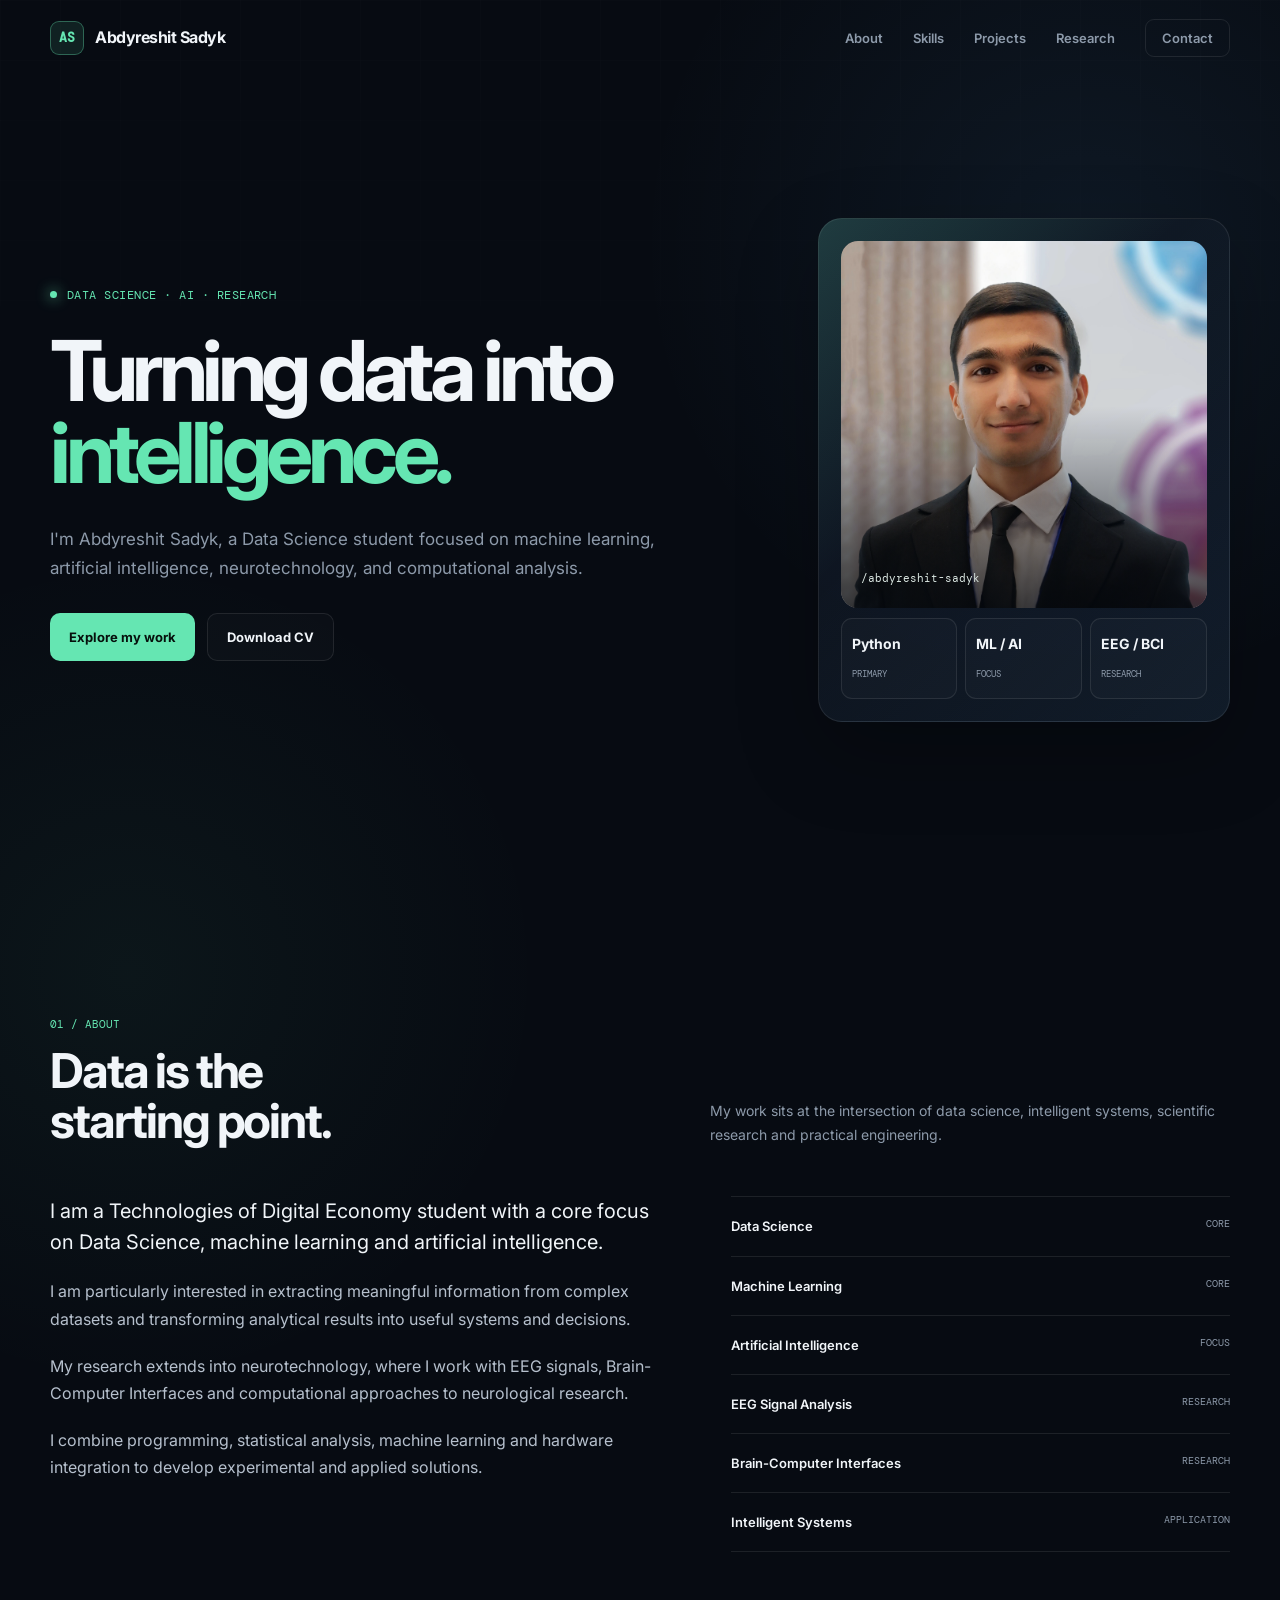
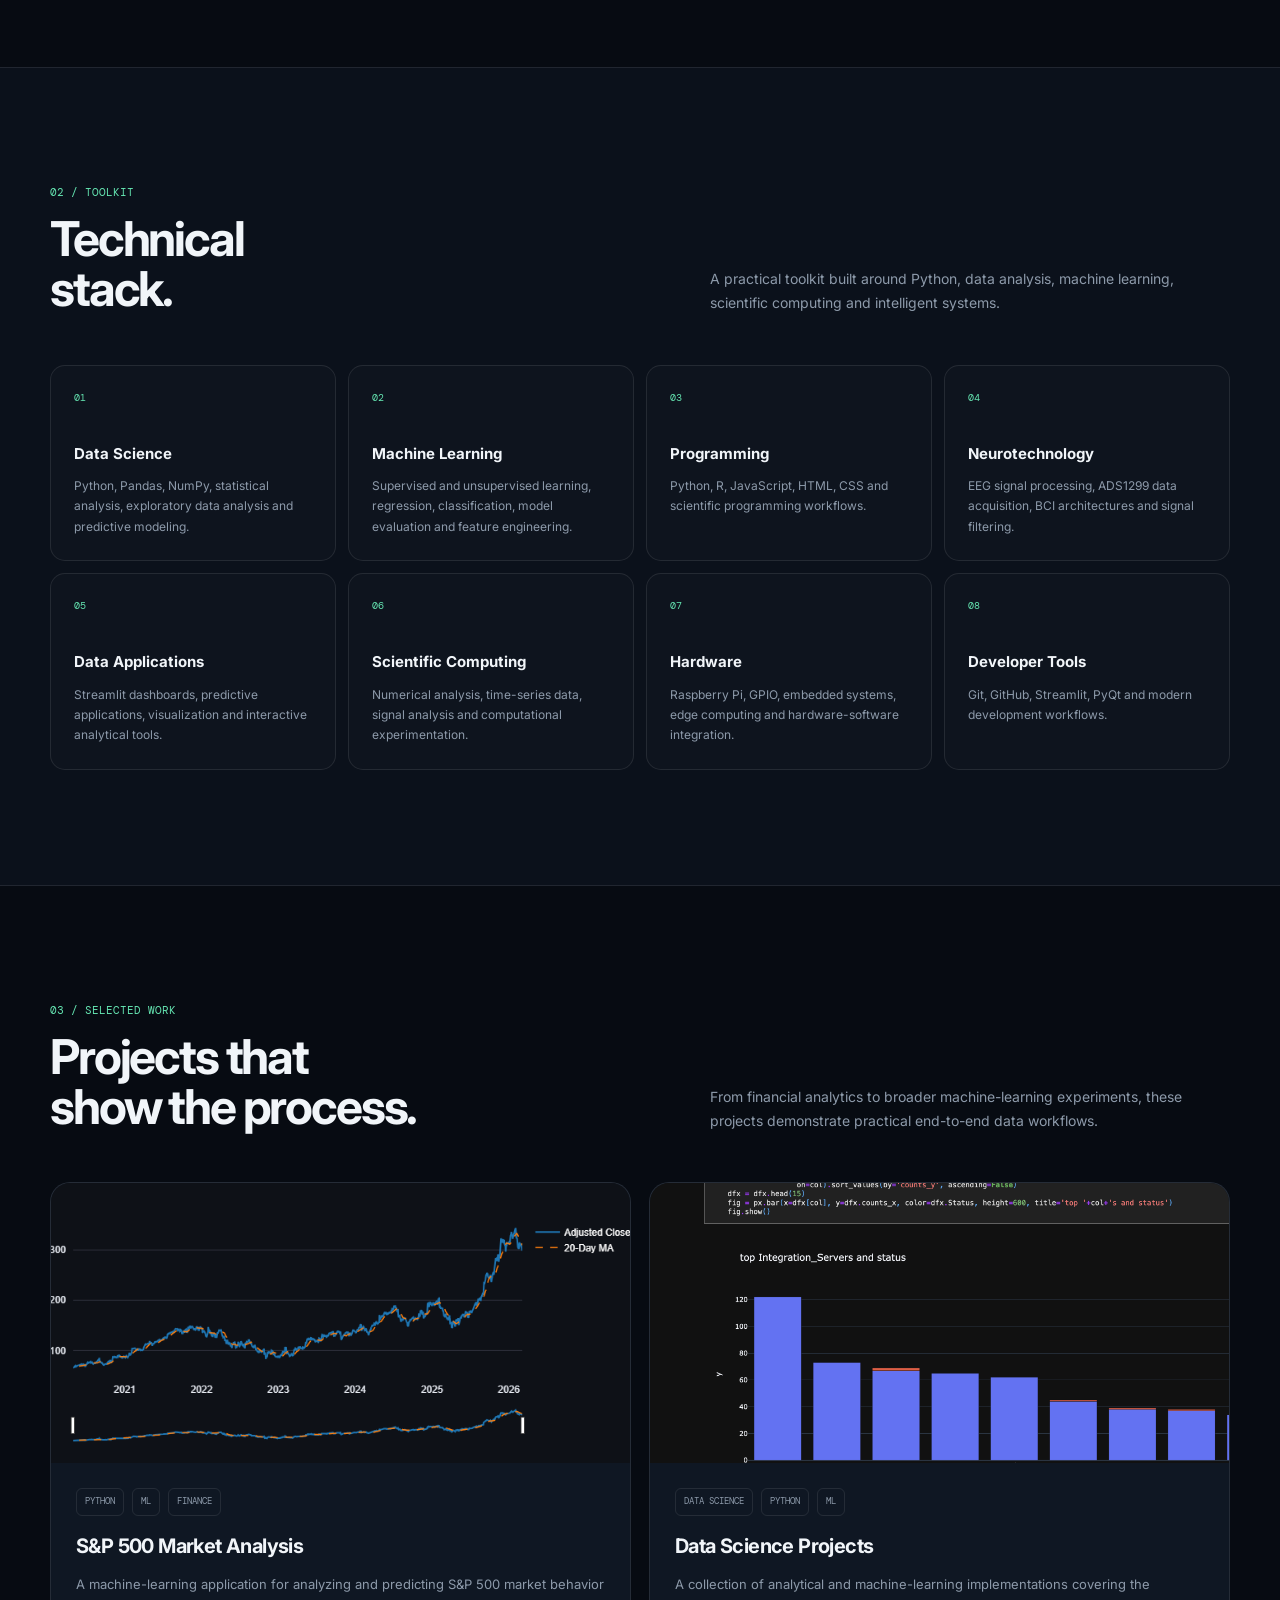
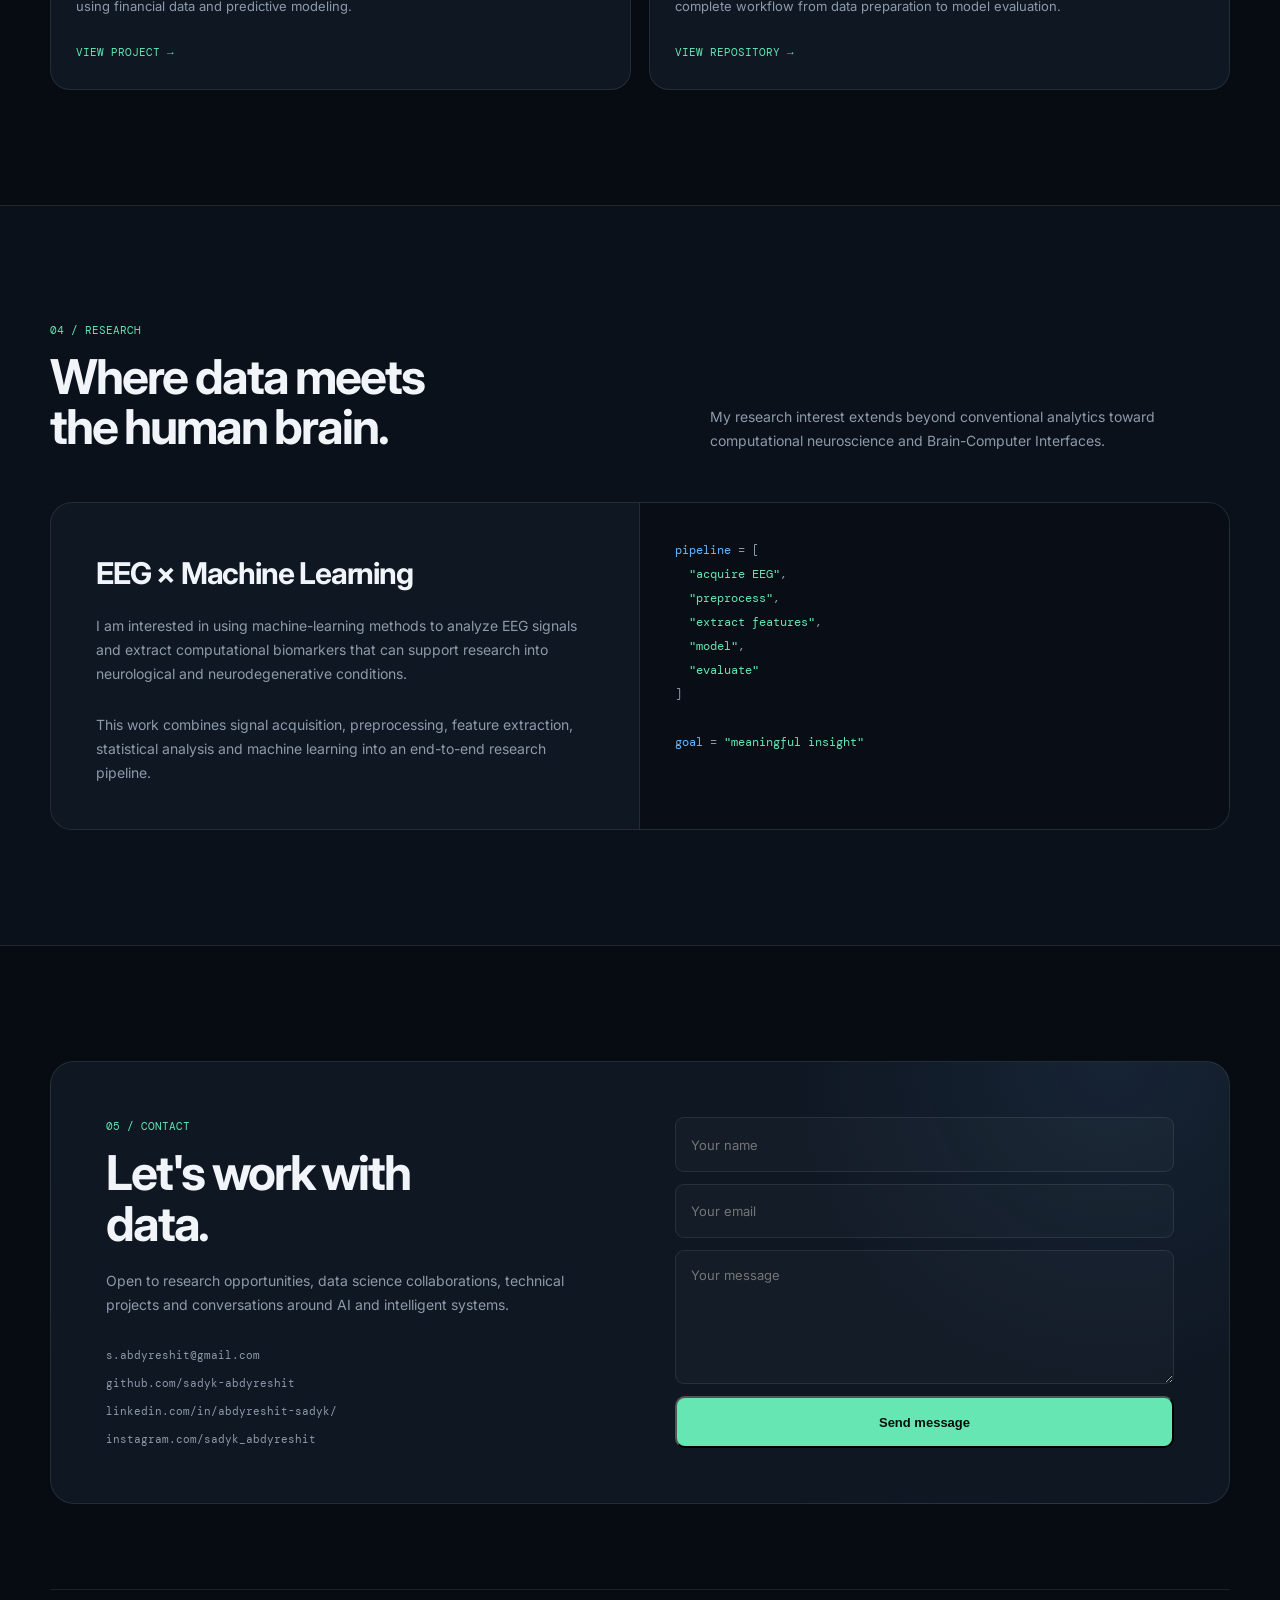
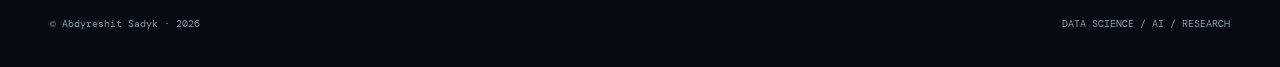
<file: index.html>
<!DOCTYPE html>
<html lang="en">
<head>
    <meta charset="UTF-8">
    <meta name="google-site-verification" content="7beCCUzyLkYxQ07I7M86Xlsb2qHVPNIW7ryR1aqe4Ug">
    <meta name="viewport" content="width=device-width, initial-scale=1.0">
    <meta name="description" content="Abdyreshit Sadyk — Data Science student, AI researcher, and developer focused on machine learning, neurotechnology, EEG analysis, and intelligent systems.">
    <meta name="author" content="Abdyreshit Sadyk">
    <meta name="keywords" content="Abdyreshit Sadyk, Data Science, Machine Learning, Artificial Intelligence, Python, EEG, BCI, Neurotechnology, Data Scientist">
    <meta name="theme-color" content="#070b12">

    <meta property="og:title" content="Abdyreshit Sadyk — Data Science & AI">
    <meta property="og:description" content="Data Science student and AI researcher working across machine learning, neurotechnology, EEG analysis and intelligent systems.">
    <meta property="og:type" content="website">
    <meta property="og:url" content="https://sadyk.pages.dev/">

    <title>Abdyreshit Sadyk — Data Science & AI</title>
    <link rel="icon" type="image/x-icon" href="images/favicon.ico">
    <link rel="preconnect" href="https://fonts.googleapis.com">
    <link rel="preconnect" href="https://fonts.gstatic.com" crossorigin>
    <link href="https://fonts.googleapis.com/css2?family=DM+Mono:wght@400;500&family=Inter:wght@400;500;600;700;800&display=swap" rel="stylesheet">

    <style>
        :root {
            --bg: #070b12;
            --bg-soft: #0b111b;
            --surface: #0f1723;
            --surface-2: #131d2b;
            --border: rgba(255,255,255,.09);
            --text: #f1f5f9;
            --muted: #8d9aaa;
            --accent: #65e6b2;
            --accent-2: #65b8ff;
            --accent-soft: rgba(101,230,178,.1);
            --max: 1180px;
            --radius: 20px;
        }

        * {
            box-sizing: border-box;
            margin: 0;
            padding: 0;
        }

        html {
            scroll-behavior: smooth;
        }

        body {
            background:
                radial-gradient(circle at 85% 5%, rgba(101,184,255,.08), transparent 28rem),
                radial-gradient(circle at 10% 20%, rgba(101,230,178,.05), transparent 26rem),
                var(--bg);
            color: var(--text);
            font-family: Inter, sans-serif;
            line-height: 1.7;
            overflow-x: hidden;
        }

        body::before {
            content: "";
            position: fixed;
            inset: 0;
            pointer-events: none;
            opacity: .025;
            background-image:
                linear-gradient(rgba(255,255,255,.5) 1px, transparent 1px),
                linear-gradient(90deg, rgba(255,255,255,.5) 1px, transparent 1px);
            background-size: 60px 60px;
            mask-image: linear-gradient(to bottom, black, transparent 80%);
        }

        a {
            color: inherit;
            text-decoration: none;
        }

        img {
            display: block;
            max-width: 100%;
        }

        .container {
            width: min(calc(100% - 40px), var(--max));
            margin: auto;
        }

        .mono {
            font-family: "DM Mono", monospace;
        }

        /* Navigation */

        header {
            position: fixed;
            z-index: 1000;
            top: 0;
            left: 0;
            width: 100%;
            border-bottom: 1px solid transparent;
            transition: .3s ease;
        }

        header.scrolled {
            background: rgba(7,11,18,.86);
            backdrop-filter: blur(18px);
            border-color: var(--border);
        }

        .nav {
            height: 76px;
            display: flex;
            align-items: center;
            justify-content: space-between;
        }

        .logo {
            display: flex;
            align-items: center;
            gap: 11px;
            font-weight: 700;
            letter-spacing: -.03em;
        }

        .logo-mark {
            width: 34px;
            height: 34px;
            display: grid;
            place-items: center;
            border: 1px solid rgba(101,230,178,.35);
            border-radius: 9px;
            color: var(--accent);
            background: var(--accent-soft);
            font-family: "DM Mono", monospace;
            font-size: 13px;
        }

        .nav-links {
            display: flex;
            align-items: center;
            gap: 30px;
            list-style: none;
        }

        .nav-links a {
            color: var(--muted);
            font-size: 13px;
            font-weight: 600;
            transition: .2s ease;
        }

        .nav-links a:hover {
            color: var(--text);
        }

        .nav-cta {
            padding: 10px 16px;
            border: 1px solid var(--border);
            border-radius: 9px;
        }

        .nav-cta:hover {
            border-color: rgba(101,230,178,.4);
            color: var(--accent) !important;
        }

        /* Hero */

        .hero {
            min-height: 100vh;
            display: flex;
            align-items: center;
            padding: 130px 0 90px;
            position: relative;
        }

        .hero-grid {
            display: grid;
            grid-template-columns: 1.25fr .75fr;
            gap: 80px;
            align-items: center;
        }

        .eyebrow {
            display: inline-flex;
            align-items: center;
            gap: 10px;
            color: var(--accent);
            font-family: "DM Mono", monospace;
            font-size: 12px;
            letter-spacing: .04em;
            margin-bottom: 25px;
        }

        .status-dot {
            width: 7px;
            height: 7px;
            border-radius: 50%;
            background: var(--accent);
            box-shadow: 0 0 14px var(--accent);
        }

        h1 {
            font-size: clamp(48px, 7vw, 84px);
            line-height: .98;
            letter-spacing: -.065em;
            max-width: 800px;
        }

        h1 .highlight {
            color: var(--accent);
        }

        .hero-description {
            color: var(--muted);
            font-size: 17px;
            max-width: 650px;
            margin: 30px 0;
        }

        .hero-actions {
            display: flex;
            flex-wrap: wrap;
            gap: 12px;
        }

        .button {
            display: inline-flex;
            align-items: center;
            justify-content: center;
            min-height: 48px;
            padding: 0 19px;
            border-radius: 10px;
            font-size: 13px;
            font-weight: 700;
            transition: .25s ease;
        }

        .button-primary {
            color: #06100c;
            background: var(--accent);
        }

        .button-primary:hover {
            transform: translateY(-2px);
            box-shadow: 0 12px 30px rgba(101,230,178,.16);
        }

        .button-secondary {
            border: 1px solid var(--border);
            color: var(--text);
            background: rgba(255,255,255,.02);
        }

        .button-secondary:hover {
            border-color: rgba(255,255,255,.22);
            background: rgba(255,255,255,.05);
        }

        /* Data visual */

        .data-card {
            position: relative;
            padding: 22px;
            border: 1px solid var(--border);
            border-radius: 24px;
            background: linear-gradient(145deg, rgba(19,29,43,.95), rgba(10,15,24,.95));
            box-shadow: 0 30px 80px rgba(0,0,0,.25);
        }

        .data-card::before {
            content: "";
            position: absolute;
            inset: -1px;
            border-radius: inherit;
            pointer-events: none;
            background: linear-gradient(135deg, rgba(101,230,178,.16), transparent 40%, rgba(101,184,255,.08));
        }

        .profile {
            position: relative;
            width: 100%;
            aspect-ratio: 1 / 1;
            overflow: hidden;
            border-radius: 17px;
            background: #111927;
        }

        .profile img {
            width: 100%;
            height: 100%;
            object-fit: cover;
            filter: saturate(.85);
        }

        .profile-overlay {
            position: absolute;
            inset: 0;
            background: linear-gradient(to top, rgba(5,9,15,.75), transparent 55%);
        }

        .profile-label {
            position: absolute;
            bottom: 20px;
            left: 20px;
            font-family: "DM Mono", monospace;
            font-size: 11px;
            color: #dce8e3;
        }

        .metric-row {
            position: relative;
            display: grid;
            grid-template-columns: repeat(3,1fr);
            gap: 8px;
            margin-top: 10px;
        }

        .metric {
            padding: 13px 10px;
            border: 1px solid var(--border);
            border-radius: 11px;
            background: rgba(255,255,255,.018);
        }

        .metric strong {
            display: block;
            font-size: 14px;
            margin-bottom: 2px;
        }

        .metric span {
            color: var(--muted);
            font-family: "DM Mono", monospace;
            font-size: 9px;
        }

        /* Sections */

        section {
            scroll-margin-top: 100px;
        }

        .section {
            padding: 115px 0;
        }

        .section-header {
            display: flex;
            justify-content: space-between;
            align-items: end;
            gap: 30px;
            margin-bottom: 50px;
        }

        .section-number {
            color: var(--accent);
            font-family: "DM Mono", monospace;
            font-size: 11px;
            margin-bottom: 12px;
        }

        h2 {
            font-size: clamp(32px, 4vw, 48px);
            line-height: 1.05;
            letter-spacing: -.045em;
        }

        .section-intro {
            max-width: 520px;
            color: var(--muted);
            font-size: 14px;
        }

        /* About */

        .about-grid {
            display: grid;
            grid-template-columns: 1.1fr .9fr;
            gap: 70px;
        }

        .about-text p {
            color: #b6c0cd;
            font-size: 16px;
            margin-bottom: 20px;
        }

        .about-text p:first-child {
            color: var(--text);
            font-size: 20px;
            line-height: 1.55;
        }

        .research-list {
            border-top: 1px solid var(--border);
        }

        .research-item {
            display: flex;
            justify-content: space-between;
            gap: 20px;
            padding: 18px 0;
            border-bottom: 1px solid var(--border);
        }

        .research-item span:first-child {
            font-size: 13px;
            font-weight: 600;
        }

        .research-item span:last-child {
            color: var(--muted);
            font-family: "DM Mono", monospace;
            font-size: 10px;
            text-align: right;
        }

        /* Skills */

        .skills {
            background: var(--bg-soft);
            border-top: 1px solid var(--border);
            border-bottom: 1px solid var(--border);
        }

        .skills-grid {
            display: grid;
            grid-template-columns: repeat(4,1fr);
            gap: 12px;
        }

        .skill-card {
            min-height: 180px;
            padding: 23px;
            border: 1px solid var(--border);
            border-radius: 15px;
            background: rgba(255,255,255,.015);
            transition: .25s ease;
        }

        .skill-card:hover {
            transform: translateY(-4px);
            border-color: rgba(101,230,178,.25);
            background: rgba(101,230,178,.025);
        }

        .skill-index {
            color: var(--accent);
            font-family: "DM Mono", monospace;
            font-size: 10px;
            margin-bottom: 35px;
        }

        .skill-card h3 {
            font-size: 15px;
            margin-bottom: 10px;
        }

        .skill-card p {
            color: var(--muted);
            font-size: 12px;
        }

        /* Projects */

        .projects-grid {
            display: grid;
            grid-template-columns: repeat(2,1fr);
            gap: 18px;
        }

        .project {
            overflow: hidden;
            border: 1px solid var(--border);
            border-radius: var(--radius);
            background: var(--surface);
            transition: .3s ease;
        }

        .project:hover {
            transform: translateY(-5px);
            border-color: rgba(101,230,178,.24);
            box-shadow: 0 25px 60px rgba(0,0,0,.2);
        }

        .project-image {
            height: 280px;
            overflow: hidden;
            background: #0a1019;
        }

        .project-image img {
            width: 100%;
            height: 100%;
            object-fit: cover;
            transition: .5s ease;
        }

        .project:hover .project-image img {
            transform: scale(1.035);
        }

        .project-content {
            padding: 25px;
        }

        .project-meta {
            display: flex;
            align-items: center;
            gap: 8px;
            margin-bottom: 13px;
        }

        .tag {
            padding: 5px 8px;
            border: 1px solid var(--border);
            border-radius: 6px;
            color: var(--muted);
            font-family: "DM Mono", monospace;
            font-size: 9px;
        }

        .project h3 {
            font-size: 20px;
            letter-spacing: -.03em;
            margin-bottom: 10px;
        }

        .project p {
            color: var(--muted);
            font-size: 13px;
            margin-bottom: 20px;
        }

        .project-link {
            color: var(--accent);
            font-family: "DM Mono", monospace;
            font-size: 11px;
        }

        .project-link:hover {
            text-decoration: underline;
        }

        /* Focus */

        .focus-panel {
            display: grid;
            grid-template-columns: 1fr 1fr;
            border: 1px solid var(--border);
            border-radius: 22px;
            overflow: hidden;
            background: var(--surface);
        }

        .focus-main {
            padding: 45px;
            border-right: 1px solid var(--border);
        }

        .focus-main h3 {
            font-size: 30px;
            letter-spacing: -.04em;
            margin-bottom: 15px;
        }

        .focus-main p {
            color: var(--muted);
            font-size: 14px;
        }

        .focus-code {
            padding: 35px;
            background: #090e16;
            font-family: "DM Mono", monospace;
            font-size: 12px;
            color: #8fa1b5;
            line-height: 2;
        }

        .code-key {
            color: var(--accent-2);
        }

        .code-value {
            color: var(--accent);
        }

        /* Contact */

        .contact-section {
            padding-bottom: 60px;
        }

        .contact-box {
            display: grid;
            grid-template-columns: 1fr 1fr;
            gap: 70px;
            padding: 55px;
            border: 1px solid var(--border);
            border-radius: 24px;
            background:
                radial-gradient(circle at 90% 0%, rgba(101,184,255,.08), transparent 20rem),
                var(--surface);
        }

        .contact-box h2 {
            margin-bottom: 20px;
        }

        .contact-box > div > p {
            color: var(--muted);
            font-size: 14px;
            max-width: 480px;
        }

        form {
            display: grid;
            gap: 12px;
        }

        input, textarea {
            width: 100%;
            border: 1px solid var(--border);
            border-radius: 9px;
            outline: none;
            padding: 13px 15px;
            background: rgba(255,255,255,.025);
            color: var(--text);
            font: inherit;
            font-size: 13px;
            transition: .2s ease;
        }

        input:focus, textarea:focus {
            border-color: rgba(101,230,178,.45);
            background: rgba(101,230,178,.025);
        }

        textarea {
            min-height: 130px;
            resize: vertical;
        }

        .contact-details {
            display: grid;
            gap: 9px;
            margin-top: 30px;
        }

        .contact-details a {
            color: var(--muted);
            font-family: "DM Mono", monospace;
            font-size: 11px;
            transition: .2s;
        }

        .contact-details a:hover {
            color: var(--accent);
        }

        /* Footer */

        footer {
            padding: 25px 0 35px;
            color: var(--muted);
            font-family: "DM Mono", monospace;
            font-size: 10px;
        }

        .footer-inner {
            display: flex;
            justify-content: space-between;
            gap: 20px;
            padding-top: 25px;
            border-top: 1px solid var(--border);
        }

        /* Reveal */

        .reveal {
            opacity: 0;
            transform: translateY(18px);
            transition: opacity .7s ease, transform .7s ease;
        }

        .reveal.visible {
            opacity: 1;
            transform: none;
        }

        /* Responsive */

        @media (max-width: 900px) {
            .hero-grid,
            .about-grid,
            .contact-box,
            .focus-panel {
                grid-template-columns: 1fr;
            }

            .hero {
                padding-top: 120px;
            }

            .hero-grid {
                gap: 50px;
            }

            .data-card {
                max-width: 500px;
            }

            .skills-grid {
                grid-template-columns: repeat(2,1fr);
            }

            .focus-main {
                border-right: 0;
                border-bottom: 1px solid var(--border);
            }
        }

        @media (max-width: 650px) {
            .container {
                width: min(calc(100% - 28px), var(--max));
            }

            .nav {
                height: 68px;
            }

            .nav-links {
                display: none;
            }

            h1 {
                font-size: 48px;
            }

            .section {
                padding: 80px 0;
            }

            .section-header {
                display: block;
            }

            .section-intro {
                margin-top: 20px;
            }

            .skills-grid,
            .projects-grid {
                grid-template-columns: 1fr;
            }

            .project-image {
                height: 230px;
            }

            .focus-main,
            .focus-code,
            .contact-box {
                padding: 27px;
            }

            .footer-inner {
                display: block;
            }

            .footer-inner span:last-child {
                display: block;
                margin-top: 8px;
            }
        }
    </style>
</head>

<body>

<header id="header">
    <div class="container nav">
        <a href="#" class="logo">
            <span class="logo-mark">AS</span>
            <span>Abdyreshit Sadyk</span>
        </a>

        <nav>
            <ul class="nav-links">
                <li><a href="#about">About</a></li>
                <li><a href="#skills">Skills</a></li>
                <li><a href="#projects">Projects</a></li>
                <li><a href="#focus">Research</a></li>
                <li><a href="#contact" class="nav-cta">Contact</a></li>
            </ul>
        </nav>
    </div>
</header>

<main>

    <!-- HERO -->
    <section class="hero">
        <div class="container hero-grid">

            <div class="reveal">
                <div class="eyebrow">
                    <span class="status-dot"></span>
                    DATA SCIENCE · AI · RESEARCH
                </div>

                <h1>
                    Turning data into
                    <span class="highlight">intelligence.</span>
                </h1>

                <p class="hero-description">
                    I'm Abdyreshit Sadyk, a Data Science student focused on
                    machine learning, artificial intelligence, neurotechnology,
                    and computational analysis.
                </p>

                <div class="hero-actions">
                    <a href="#projects" class="button button-primary">Explore my work</a>
                    <a href="files/abdyreshit-sadyk-cv.pdf" class="button button-secondary" download>Download CV</a>
                </div>
            </div>

            <div class="data-card reveal">
                <div class="profile">
                    <img src="images/1mb.jpg" alt="Abdyreshit Sadyk">
                    <div class="profile-overlay"></div>
                    <span class="profile-label">/abdyreshit-sadyk</span>
                </div>

                <div class="metric-row">
                    <div class="metric">
                        <strong>Python</strong>
                        <span>PRIMARY</span>
                    </div>
                    <div class="metric">
                        <strong>ML / AI</strong>
                        <span>FOCUS</span>
                    </div>
                    <div class="metric">
                        <strong>EEG / BCI</strong>
                        <span>RESEARCH</span>
                    </div>
                </div>
            </div>

        </div>
    </section>

    <!-- ABOUT -->
    <section id="about" class="section">
        <div class="container">

            <div class="section-header reveal">
                <div>
                    <div class="section-number">01 / ABOUT</div>
                    <h2>Data is the<br>starting point.</h2>
                </div>

                <p class="section-intro">
                    My work sits at the intersection of data science,
                    intelligent systems, scientific research and practical
                    engineering.
                </p>
            </div>

            <div class="about-grid">

                <div class="about-text reveal">
                    <p>
                        I am a Technologies of Digital Economy student with
                        a core focus on Data Science, machine learning and
                        artificial intelligence.
                    </p>

                    <p>
                        I am particularly interested in extracting meaningful
                        information from complex datasets and transforming
                        analytical results into useful systems and decisions.
                    </p>

                    <p>
                        My research extends into neurotechnology, where I work
                        with EEG signals, Brain-Computer Interfaces and
                        computational approaches to neurological research.
                    </p>

                    <p>
                        I combine programming, statistical analysis,
                        machine learning and hardware integration to develop
                        experimental and applied solutions.
                    </p>
                </div>

                <div class="research-list reveal">
                    <div class="research-item">
                        <span>Data Science</span>
                        <span>CORE</span>
                    </div>
                    <div class="research-item">
                        <span>Machine Learning</span>
                        <span>CORE</span>
                    </div>
                    <div class="research-item">
                        <span>Artificial Intelligence</span>
                        <span>FOCUS</span>
                    </div>
                    <div class="research-item">
                        <span>EEG Signal Analysis</span>
                        <span>RESEARCH</span>
                    </div>
                    <div class="research-item">
                        <span>Brain-Computer Interfaces</span>
                        <span>RESEARCH</span>
                    </div>
                    <div class="research-item">
                        <span>Intelligent Systems</span>
                        <span>APPLICATION</span>
                    </div>
                </div>

            </div>
        </div>
    </section>

    <!-- SKILLS -->
    <section id="skills" class="section skills">
        <div class="container">

            <div class="section-header reveal">
                <div>
                    <div class="section-number">02 / TOOLKIT</div>
                    <h2>Technical<br>stack.</h2>
                </div>

                <p class="section-intro">
                    A practical toolkit built around Python, data analysis,
                    machine learning, scientific computing and intelligent
                    systems.
                </p>
            </div>

            <div class="skills-grid">

                <article class="skill-card reveal">
                    <div class="skill-index">01</div>
                    <h3>Data Science</h3>
                    <p>
                        Python, Pandas, NumPy, statistical analysis,
                        exploratory data analysis and predictive modeling.
                    </p>
                </article>

                <article class="skill-card reveal">
                    <div class="skill-index">02</div>
                    <h3>Machine Learning</h3>
                    <p>
                        Supervised and unsupervised learning, regression,
                        classification, model evaluation and feature
                        engineering.
                    </p>
                </article>

                <article class="skill-card reveal">
                    <div class="skill-index">03</div>
                    <h3>Programming</h3>
                    <p>
                        Python, R, JavaScript, HTML, CSS and scientific
                        programming workflows.
                    </p>
                </article>

                <article class="skill-card reveal">
                    <div class="skill-index">04</div>
                    <h3>Neurotechnology</h3>
                    <p>
                        EEG signal processing, ADS1299 data acquisition,
                        BCI architectures and signal filtering.
                    </p>
                </article>

                <article class="skill-card reveal">
                    <div class="skill-index">05</div>
                    <h3>Data Applications</h3>
                    <p>
                        Streamlit dashboards, predictive applications,
                        visualization and interactive analytical tools.
                    </p>
                </article>

                <article class="skill-card reveal">
                    <div class="skill-index">06</div>
                    <h3>Scientific Computing</h3>
                    <p>
                        Numerical analysis, time-series data, signal analysis
                        and computational experimentation.
                    </p>
                </article>

                <article class="skill-card reveal">
                    <div class="skill-index">07</div>
                    <h3>Hardware</h3>
                    <p>
                        Raspberry Pi, GPIO, embedded systems, edge computing
                        and hardware-software integration.
                    </p>
                </article>

                <article class="skill-card reveal">
                    <div class="skill-index">08</div>
                    <h3>Developer Tools</h3>
                    <p>
                        Git, GitHub, Streamlit, PyQt and modern development
                        workflows.
                    </p>
                </article>

            </div>
        </div>
    </section>

    <!-- PROJECTS -->
    <section id="projects" class="section">
        <div class="container">

            <div class="section-header reveal">
                <div>
                    <div class="section-number">03 / SELECTED WORK</div>
                    <h2>Projects that<br>show the process.</h2>
                </div>

                <p class="section-intro">
                    From financial analytics to broader machine-learning
                    experiments, these projects demonstrate practical
                    end-to-end data workflows.
                </p>
            </div>

            <div class="projects-grid">

                <article class="project reveal">
                    <div class="project-image">
                        <img src="images/newplot.png" alt="S&P 500 market analysis visualization">
                    </div>

                    <div class="project-content">
                        <div class="project-meta">
                            <span class="tag">PYTHON</span>
                            <span class="tag">ML</span>
                            <span class="tag">FINANCE</span>
                        </div>

                        <h3>S&P 500 Market Analysis</h3>

                        <p>
                            A machine-learning application for analyzing and
                            predicting S&P 500 market behavior using financial
                            data and predictive modeling.
                        </p>

                        <a href="https://github.com/sadyk-abdyreshit/SP500-project" class="project-link" target="_blank" rel="noopener">
                            VIEW PROJECT →
                        </a>
                    </div>
                </article>

                <article class="project reveal">
                    <div class="project-image">
                        <img src="images/dsprojects.png" alt="Data science notebooks">
                    </div>

                    <div class="project-content">
                        <div class="project-meta">
                            <span class="tag">DATA SCIENCE</span>
                            <span class="tag">PYTHON</span>
                            <span class="tag">ML</span>
                        </div>

                        <h3>Data Science Projects</h3>

                        <p>
                            A collection of analytical and machine-learning
                            implementations covering the complete workflow
                            from data preparation to model evaluation.
                        </p>

                        <a href="https://github.com/sadyk-abdyreshit/data-science-projects" class="project-link" target="_blank" rel="noopener">
                            VIEW REPOSITORY →
                        </a>
                    </div>
                </article>

            </div>
        </div>
    </section>
    
    <!-- RESEARCH -->
    <section id="focus" class="section skills">
        <div class="container">

            <div class="section-header reveal">
                <div>
                    <div class="section-number">04 / RESEARCH</div>
                    <h2>Where data meets<br>the human brain.</h2>
                </div>

                <p class="section-intro">
                    My research interest extends beyond conventional
                    analytics toward computational neuroscience and
                    Brain-Computer Interfaces.
                </p>
            </div>

            <div class="focus-panel reveal">

                <div class="focus-main">
                    <h3>EEG × Machine Learning</h3>

                    <p>
                        I am interested in using machine-learning methods to
                        analyze EEG signals and extract computational
                        biomarkers that can support research into neurological
                        and neurodegenerative conditions.
                    </p>

                    <br>

                    <p>
                        This work combines signal acquisition, preprocessing,
                        feature extraction, statistical analysis and machine
                        learning into an end-to-end research pipeline.
                    </p>
                </div>

                <div class="focus-code">
                    <div><span class="code-key">pipeline</span> = [</div>
                    <div>&nbsp;&nbsp;<span class="code-value">"acquire EEG"</span>,</div>
                    <div>&nbsp;&nbsp;<span class="code-value">"preprocess"</span>,</div>
                    <div>&nbsp;&nbsp;<span class="code-value">"extract features"</span>,</div>
                    <div>&nbsp;&nbsp;<span class="code-value">"model"</span>,</div>
                    <div>&nbsp;&nbsp;<span class="code-value">"evaluate"</span></div>
                    <div>]</div>
                    <br>
                    <div><span class="code-key">goal</span> = <span class="code-value">"meaningful insight"</span></div>
                </div>

            </div>
        </div>
    </section>

    <!-- CONTACT -->
    <section id="contact" class="section contact-section">
        <div class="container">

            <div class="contact-box reveal">

                <div>
                    <div class="section-number">05 / CONTACT</div>
                    <h2>Let's work with<br>data.</h2>

                    <p>
                        Open to research opportunities, data science
                        collaborations, technical projects and conversations
                        around AI and intelligent systems.
                    </p>

                    <div class="contact-details">
                        <a href="mailto:s.abdyreshit@gmail.com">s.abdyreshit@gmail.com</a>
                        <a href="https://www.github.com/sadyk-abdyreshit" target="_blank" rel="noopener">github.com/sadyk-abdyreshit</a>
                        <a href="https://www.linkedin.com/in/abdyreshit-sadyk/" target="_blank" rel="noopener">linkedin.com/in/abdyreshit-sadyk/</a>
                        <a href="https://www.instagram.com/sadyk_abdyreshit/" target="_blank" rel="noopener">instagram.com/sadyk_abdyreshit</a>
                    </div>
                </div>

                <form method="POST" action="https://formsubmit.co/s.abdyreshit01@gmail.com">
                    <input type="hidden" name="_next" value="https://sadyk.pages.dev">
                    <input type="hidden" name="_template" value="table">
                    <input type="hidden" name="_captcha" value="false">

                    <input type="text" name="name" placeholder="Your name" required>
                    <input type="email" name="email" placeholder="Your email" required>
                    <textarea name="message" placeholder="Your message" required></textarea>

                    <button type="submit" class="button button-primary">
                        Send message
                    </button>
                </form>

            </div>
        </div>
    </section>

</main>

<footer>
    <div class="container footer-inner">
        <span>© Abdyreshit Sadyk · 2026</span>
        <span>DATA SCIENCE / AI / RESEARCH</span>
    </div>
</footer>

<script>
    const header = document.getElementById("header");

    window.addEventListener("scroll", () => {
        header.classList.toggle("scrolled", window.scrollY > 30);
    });

    const observer = new IntersectionObserver(
        entries => {
            entries.forEach(entry => {
                if (entry.isIntersecting) {
                    entry.target.classList.add("visible");
                    observer.unobserve(entry.target);
                }
            });
        },
        { threshold: 0.08 }
    );

    document.querySelectorAll(".reveal").forEach(element => {
        observer.observe(element);
    });
</script>

</body>
</html>
</file>
